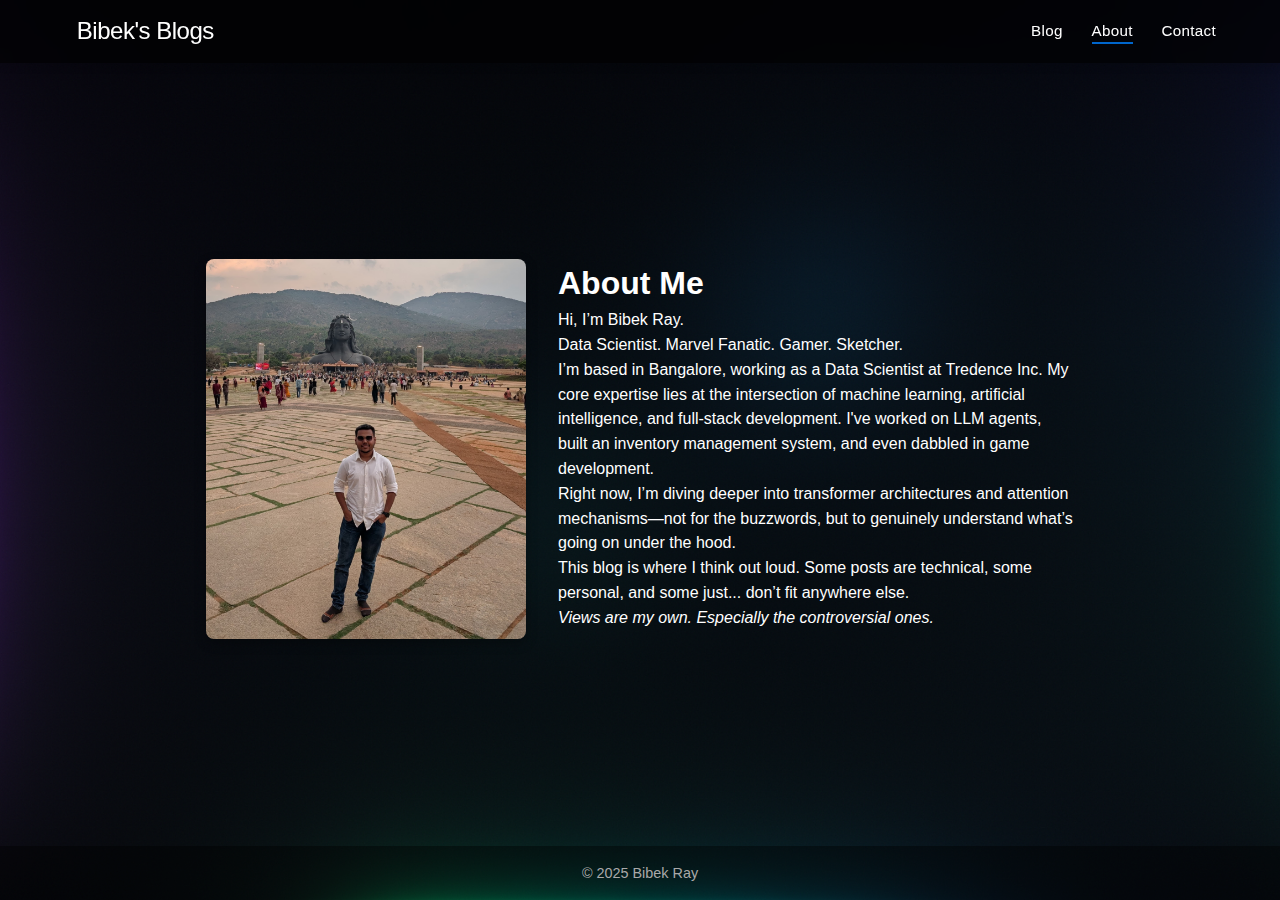
<file: about.html>
<!DOCTYPE html>
<html lang="en">
<head>
  <meta charset="UTF-8" />
  <meta name="viewport" content="width=device-width, initial-scale=1.0"/>
  <title>About</title>
  <link rel="stylesheet" href="styles.css" />
  <style>
    .about-container {
      display: flex;
      align-items: flex-start;
      gap: 2rem;
      flex-wrap: wrap;
      max-width: 900px;
      margin: auto;
      padding: 2rem 1rem;
    }

    .about-container img {
      width: 320px;
      height: 380px;
      object-fit: cover;
      border-radius: 8px;
      box-shadow: 0 4px 12px rgba(0,0,0,0.3);
    }

    .about-text {
      flex: 1;
      min-width: 250px;
    }

    .about-text p {
      margin-bottom: 1.2rem;
    }

    @media (max-width: 768px) {
      .about-container {
        flex-direction: column;
        align-items: center;
        text-align: center;
      }

      .about-container img {
        width: 90%;
        height: auto;
      }

      .about-text {
        min-width: unset;
        padding: 0 1rem;
      }
    }
  </style>
</head>
<body>
  <nav>
    <div class="nav-container">
      <div class="logo">
        <a href="index.html">Bibek's Blogs</a>
      </div>
      <ul class="nav-links">
        <li><a href="index.html">Blog</a></li>
        <li><a href="about.html" class="active">About</a></li>
        <li><a href="contact.html">Contact</a></li>
      </ul>
    </div>
  </nav>

  <main>
    <div class="about-container">
      <img src="Bibek.jpg" alt="Bibek Ray" />
      <div class="about-text">
        <h1>About Me</h1>
        <p><strong>Hi, I’m Bibek Ray.</strong><br>
          Data Scientist. Marvel Fanatic. Gamer. Sketcher.<br/>
          I’m based in Bangalore, working as a Data Scientist at Tredence Inc. My core expertise lies at the intersection of machine learning, artificial intelligence, and full-stack development. I've worked on LLM agents, built an inventory management system, and even dabbled in game development.<br/>
          Right now, I’m diving deeper into transformer architectures and attention mechanisms—not for the buzzwords, but to genuinely understand what’s going on under the hood.<br/>
          This blog is where I think out loud. Some posts are technical, some personal, and some just... don’t fit anywhere else.<br/>
          <em>Views are my own. Especially the controversial ones.</em></p>
      </div>
    </div>
  </main>

  <footer style="text-align:center; padding: 1rem;">&copy; 2025 Bibek Ray</footer>
</body>
</html>
</file>
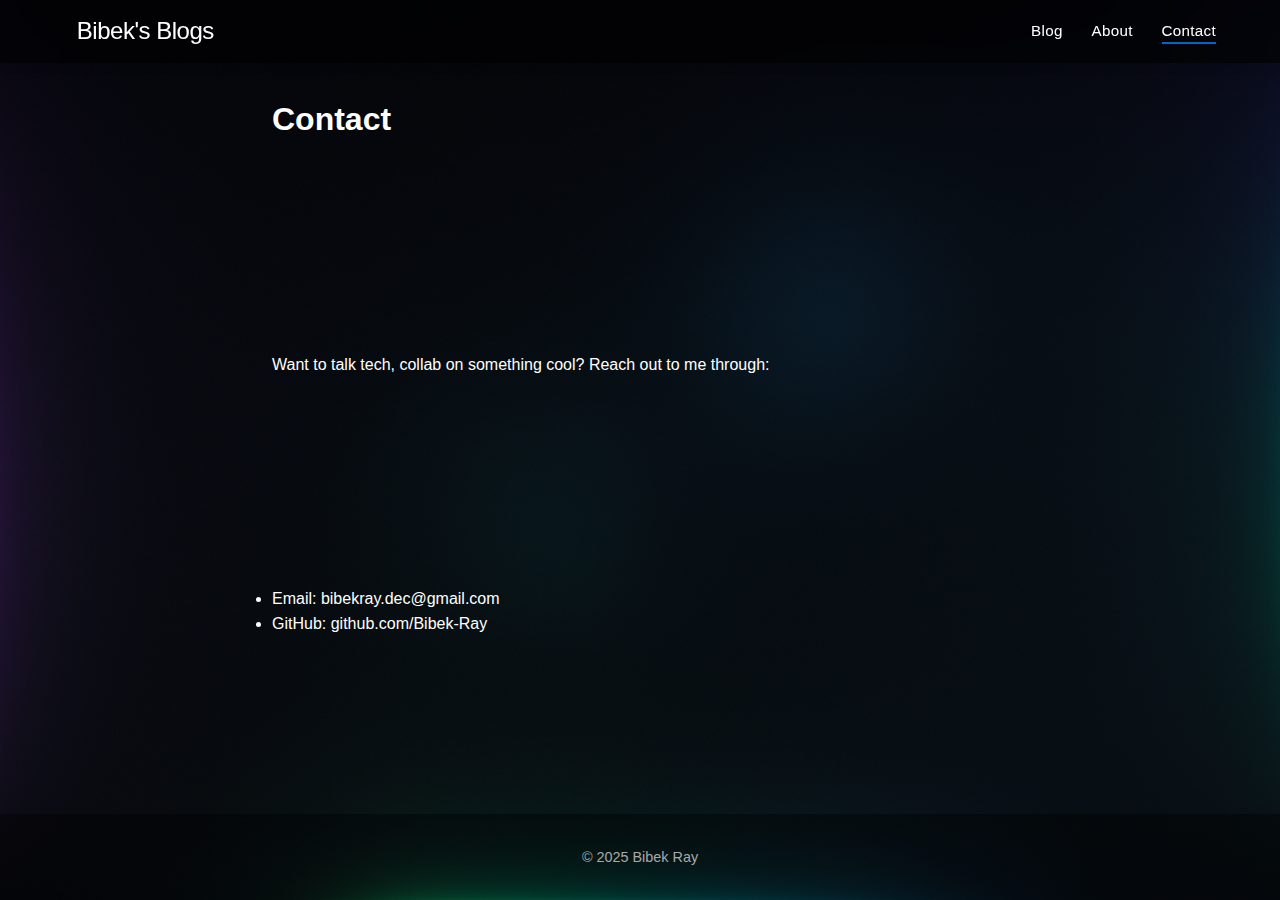
<file: contact.html>
<!DOCTYPE html>
<html lang="en">
<head>
  <meta charset="UTF-8" />
  <meta name="viewport" content="width=device-width, initial-scale=1.0"/>
  <title>Contact</title>
  <link rel="stylesheet" href="styles.css" />
</head>
<body>
  <nav>
    <div class="nav-container">
      <div class="logo">
        <a href="index.html">Bibek's Blogs</a>
      </div>
      <ul class="nav-links">
        <li><a href="index.html">Blog</a></li>
        <li><a href="about.html">About</a></li>
        <li><a href="contact.html" class="active">Contact</a></li>
      </ul>
    </div>
  </nav>

  <main style="padding: 2rem; max-width: 800px;">
    <h1>Contact</h1>
    <p>Want to talk tech, collab on something cool? Reach out to me through:</p>
    <ul>
      <li>Email: <a href="mailto:bibekray.dec@gmail.com">bibekray.dec@gmail.com</a></li>
      <li>GitHub: <a href="https://github.com/Bibek-Ray" target="_blank">github.com/Bibek-Ray</a></li>
    </ul>
  </main>

  <footer>&copy; 2025 Bibek Ray</footer>
</body>
</html>
</file>
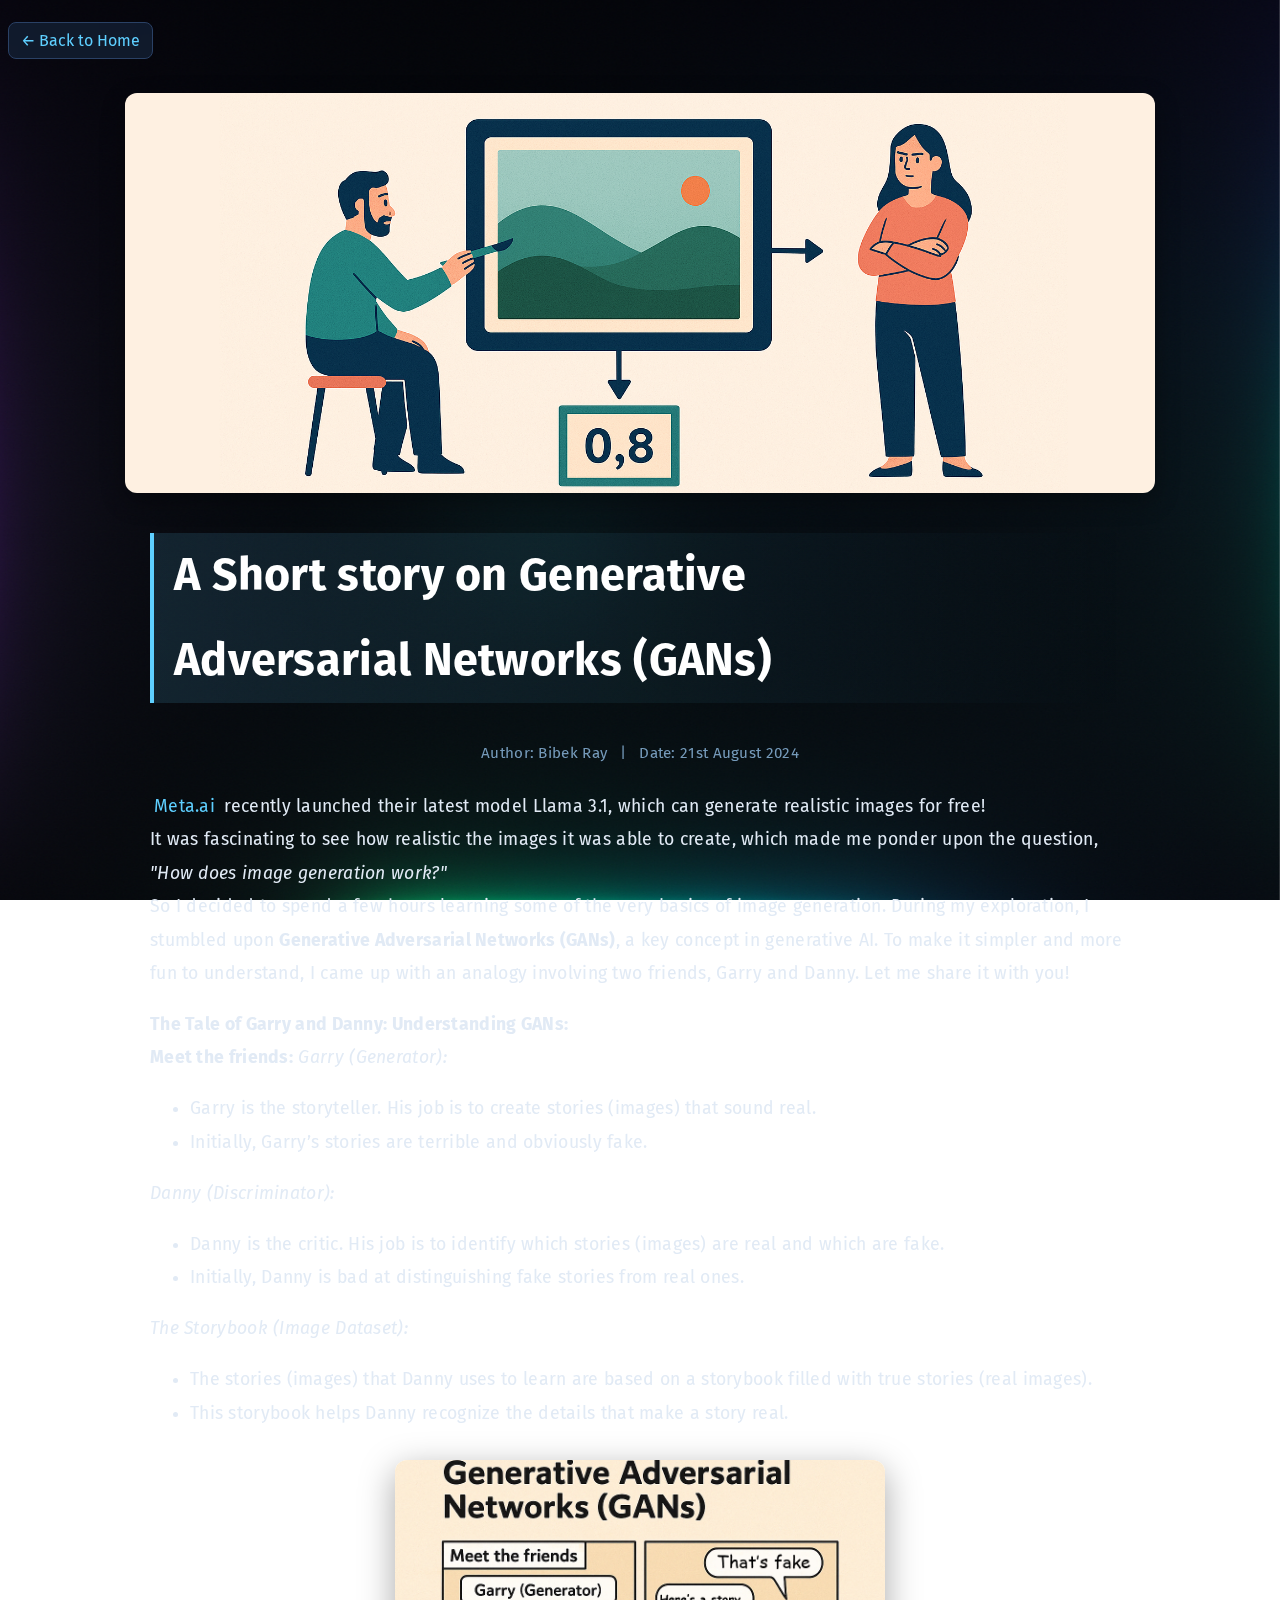
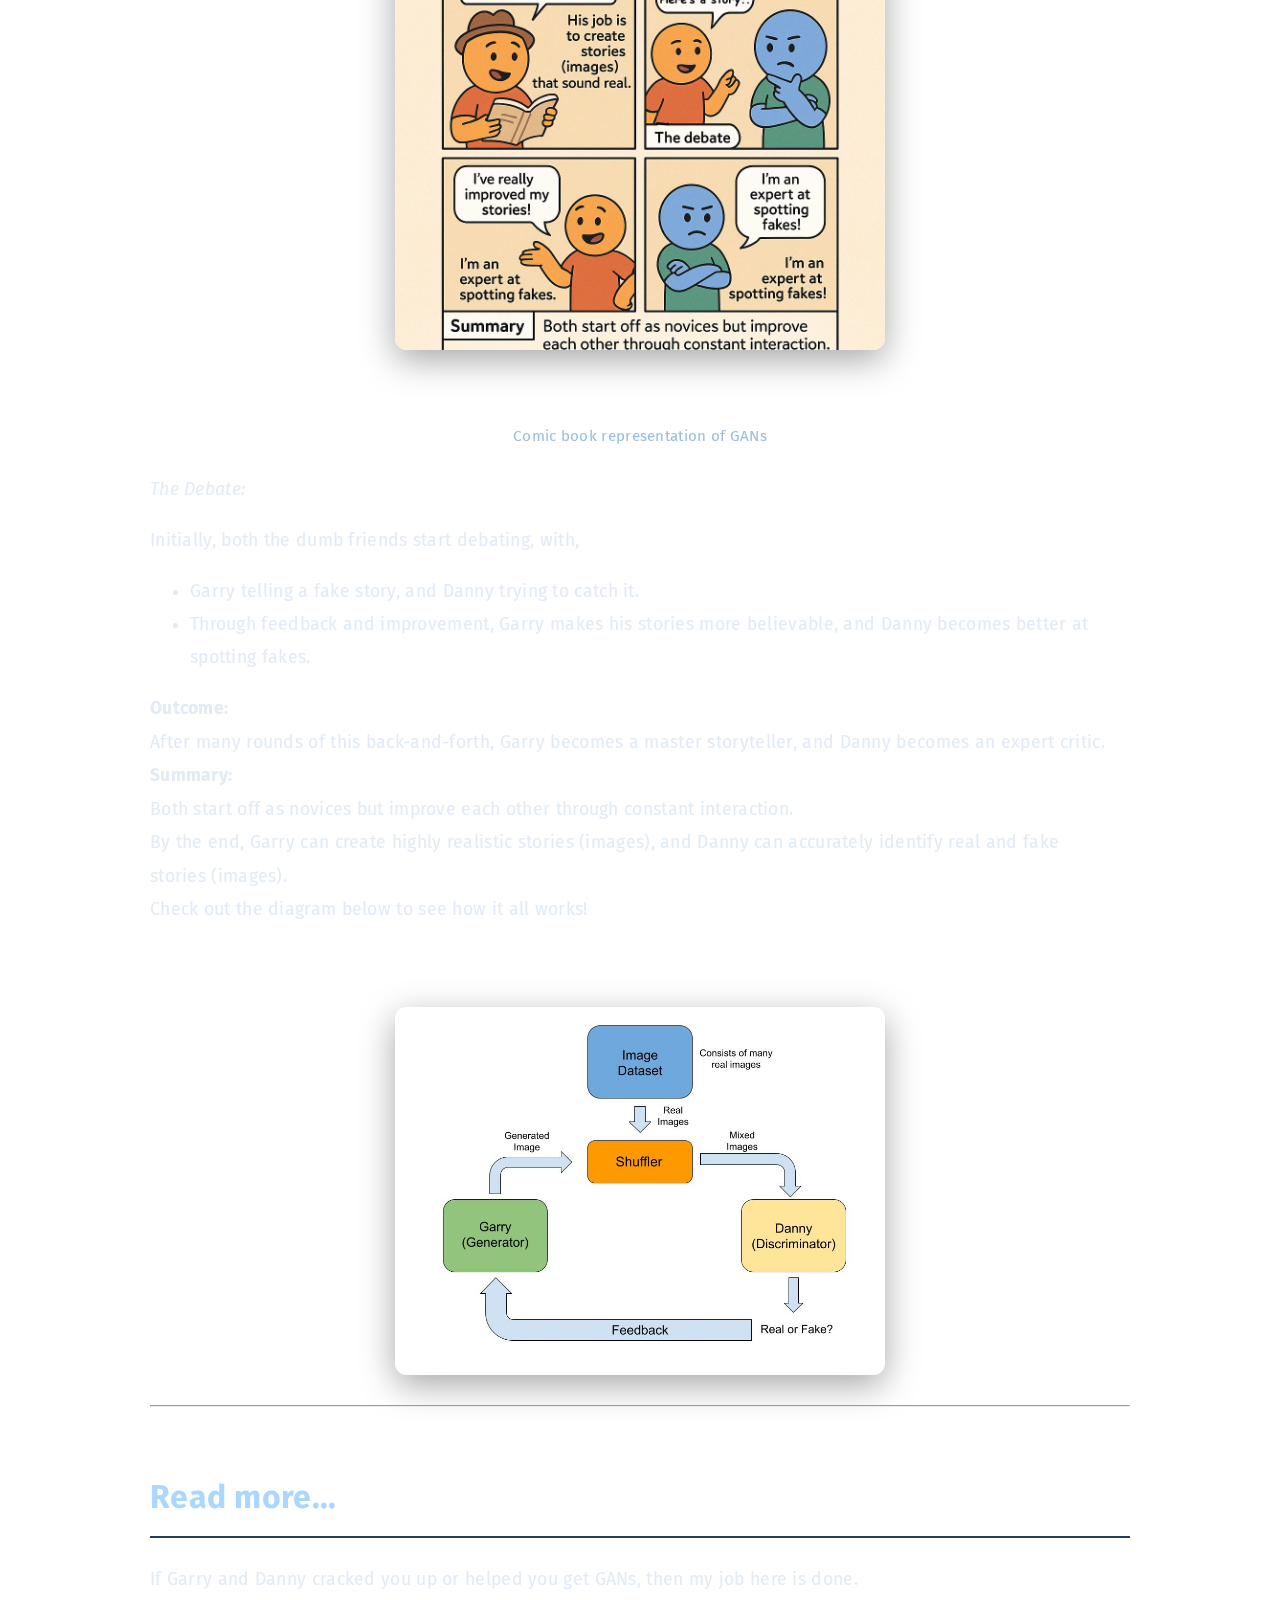
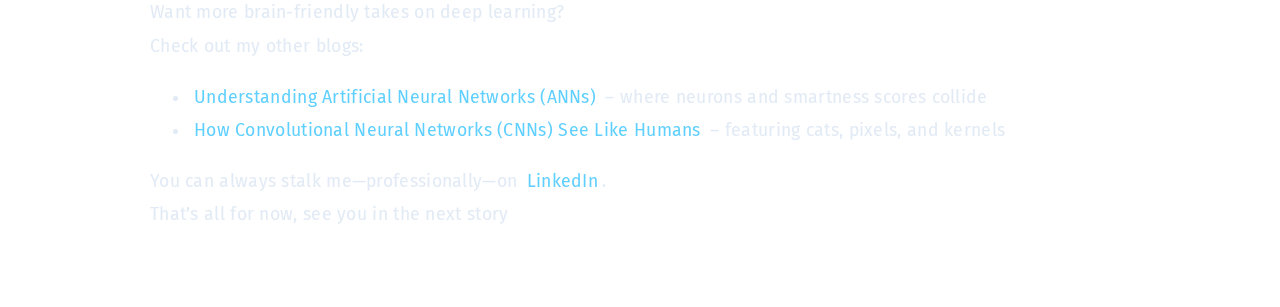
<file: posts/gan.html>
<!DOCTYPE html>
<html lang="en">
<head>
  <meta charset="UTF-8">
  <meta name="viewport" content="width=device-width, initial-scale=1.0">
  <title>A Short story on Generative Adversarial Networks (GANs)</title>
  <link href="https://fonts.googleapis.com/css2?family=Fira+Sans:wght@400;600;700&family=JetBrains+Mono&display=swap" rel="stylesheet">
  <link rel="stylesheet" href="styles.css">
</head>
<body>
    <a href="../index.html" class="back-home">← Back to Home</a>
    <section>
        <div class="cover-image">
            <img src="./gan assets/img4.png" class="cover-art" alt="Neural Network Cover Art">
          </div>
          <h1>A Short story on Generative Adversarial Networks (GANs)</h1>
          <p class="meta">Author: Bibek Ray &nbsp;&nbsp;|&nbsp;&nbsp; Date: 21st August 2024</p>
          <p><a href="http://Meta.ai">Meta.ai</a> recently launched their latest model Llama 3.1, which can generate realistic images for free!<br/>
            It was fascinating to see how realistic the images it was able to create, which made me ponder upon the question, <em>"How does image generation work?"</em><br/>
            So I decided to spend a few hours learning some of the very basics of image generation. During my exploration, I stumbled upon <strong>Generative Adversarial Networks (GANs)</strong>, a key concept in generative AI. To make it simpler and more fun to understand, I came up with an analogy involving two friends, Garry and Danny. Let me share it with you!</p>
          <p><strong>The Tale of Garry and Danny: Understanding GANs:</strong><br/>
            <strong>Meet the friends:</strong>
            <em>Garry (Generator):</em><br/>
            <ul>
                <li>Garry is the storyteller. His job is to create stories (images) that sound real.</li>
                <li>Initially, Garry’s stories are terrible and obviously fake.</li>
            </ul>
            <em>Danny (Discriminator):</em><br/>
            <ul>
                <li>Danny is the critic. His job is to identify which stories (images) are real and which are fake.</li>
                <li>Initially, Danny is bad at distinguishing fake stories from real ones.</li>
            </ul>
            <em>The Storybook (Image Dataset):</em><br/>
            <ul>
                <li>The stories (images) that Danny uses to learn are based on a storybook filled with true stories (real images).</li>
                <li>This storybook helps Danny recognize the details that make a story real.</li>
            </ul>
            </p>
            <img src="./gan assets/GAN.png"><br/>
            <p class="meta">Comic book representation of GANs</p>
            <em>The Debate:</em><br/>
            <p>Initially, both the dumb friends start debating, with,<br/>
                <ul>
                    <li>Garry telling a fake story, and Danny trying to catch it.</li>
                    <li>Through feedback and improvement, Garry makes his stories more believable, and Danny becomes better at spotting fakes.</li>
                </ul>
                <strong>Outcome:</strong><br/>
                After many rounds of this back-and-forth, Garry becomes a master storyteller, and Danny becomes an expert critic.<br/>
                <strong>Summary:</strong><br/>
                Both start off as novices but improve each other through constant interaction.<br/>
                By the end, Garry can create highly realistic stories (images), and Danny can accurately identify real and fake stories (images).<br/>
                Check out the diagram below to see how it all works!
            </p><br/>
            <img src="./gan assets/image.png">
            <hr>
            <h2>Read more...</h2>
<p>
    If Garry and Danny cracked you up or helped you get GANs, then my job here is done.<br/>
    Want more brain-friendly takes on deep learning?<br/>
    Check out my other blogs:
    <ul>
        <li><a href="ann.html">Understanding Artificial Neural Networks (ANNs)</a> – where neurons and smartness scores collide</li>
        <li><a href="cnn.html">How Convolutional Neural Networks (CNNs) See Like Humans</a> – featuring cats, pixels, and kernels</li>
    </ul>
    You can always stalk me—professionally—on <a href="https://www.linkedin.com/in/bibek-ray-061727220/" target="_blank">LinkedIn</a>.<br/>
    That’s all for now, see you in the next story
</p>

    
        </section>
        <div id="progressBar" aria-hidden="true"></div> <!-- optional -->
<button id="backToTop" aria-label="Back to top" title="Back to top">↑</button>
<script>
  (function(){
    const btn = document.getElementById('backToTop');
    const bar = document.getElementById('progressBar');

    const onScroll = () => {
      const y = window.scrollY || document.documentElement.scrollTop;
      const max = document.documentElement.scrollHeight - window.innerHeight;
      // Show button after 600px
      if (y > 600) btn.classList.add('show'); else btn.classList.remove('show');
      // Progress bar (optional)
      if (bar) bar.style.width = Math.max(0, Math.min(1, y / max)) * 100 + '%';
    };

    btn.addEventListener('click', () => {
      const reduce = window.matchMedia('(prefers-reduced-motion: reduce)').matches;
      window.scrollTo({ top: 0, behavior: reduce ? 'auto' : 'smooth' });
    });

    document.addEventListener('scroll', onScroll, { passive: true });
    onScroll(); // init
  })();
</script>

</body>
</html>
</file>
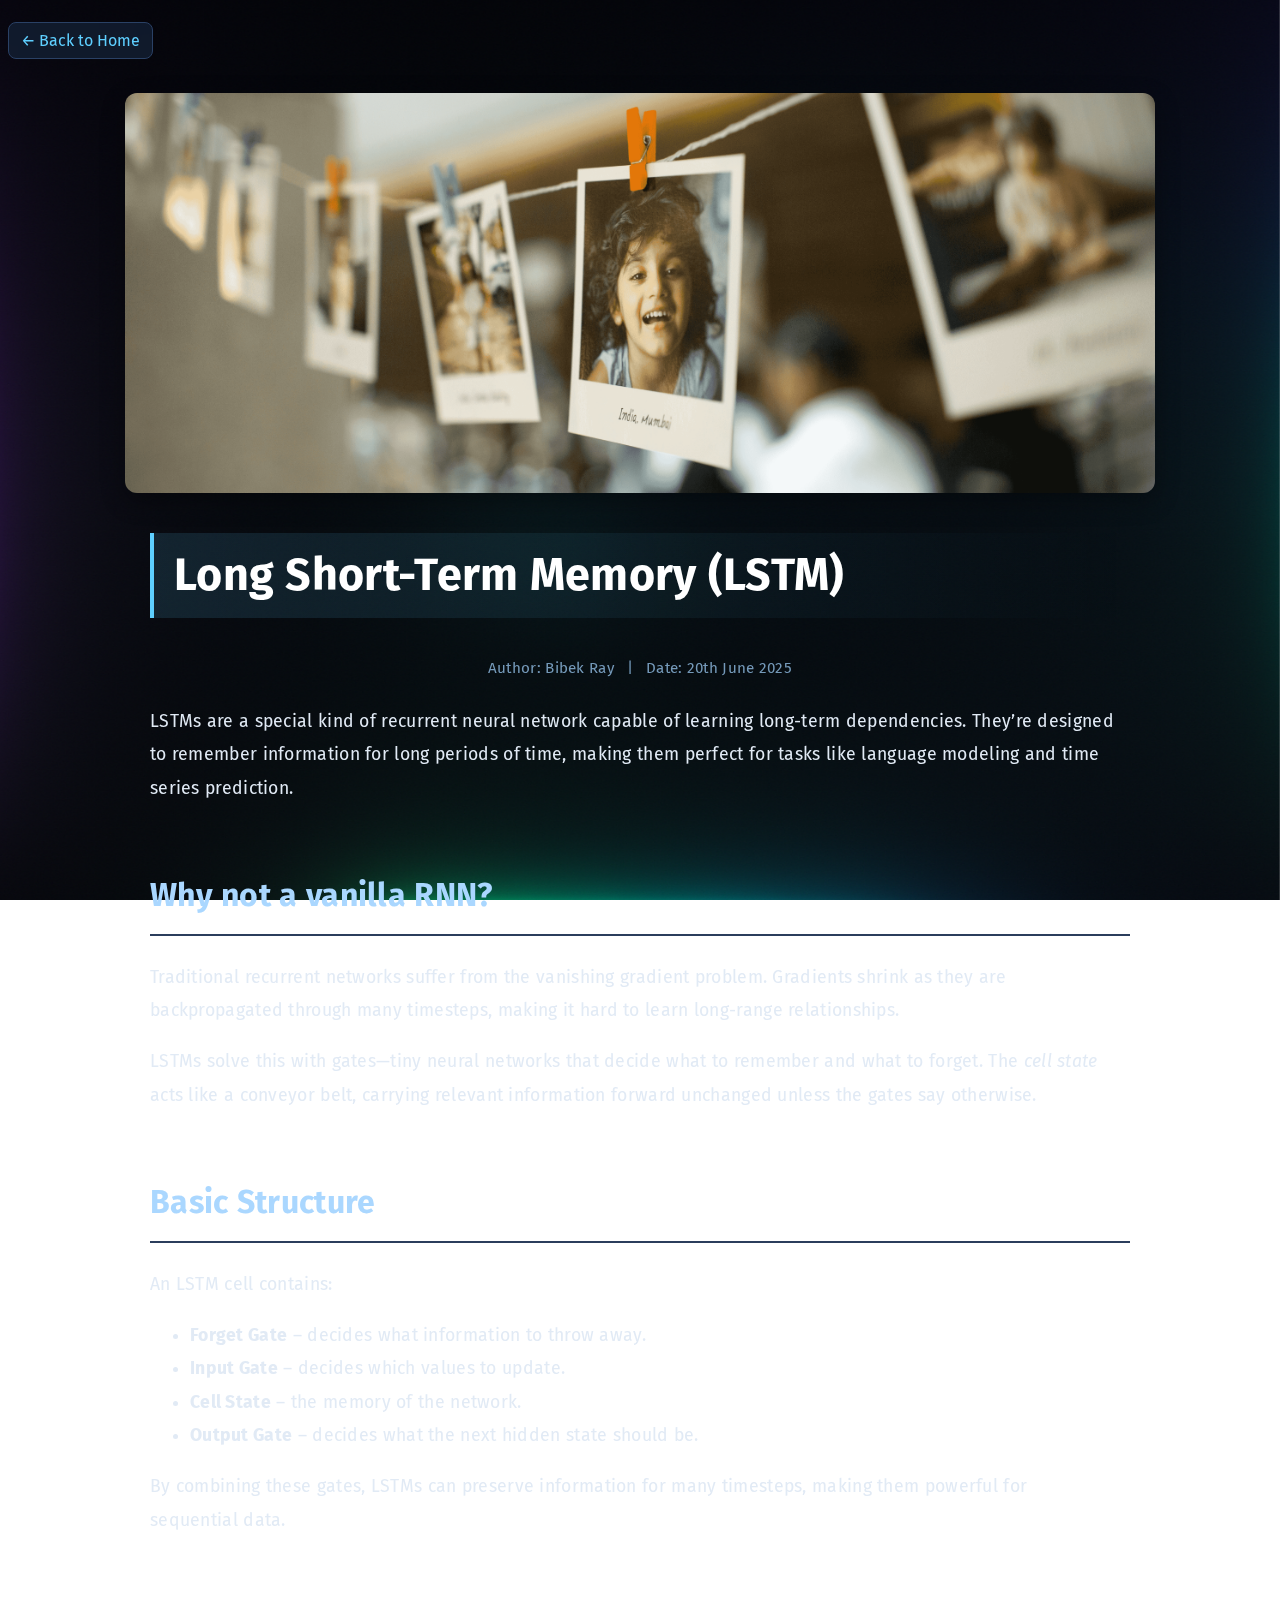
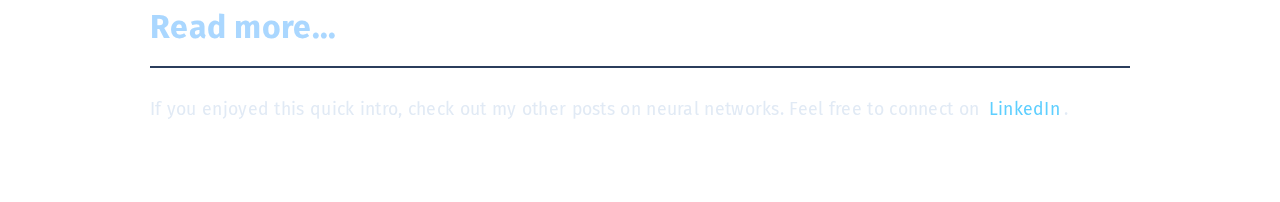
<file: posts/lstm.html>
<!DOCTYPE html>
<html lang="en">
<head>
  <meta charset="UTF-8">
  <meta name="viewport" content="width=device-width, initial-scale=1.0">
  <title>Long Short-Term Memory (LSTM)</title>
  <link href="https://fonts.googleapis.com/css2?family=Fira+Sans:wght@400;600;700&family=JetBrains+Mono&display=swap" rel="stylesheet">
  <link rel="stylesheet" href="styles.css">
</head>
<body>
  <a href="../index.html" class="back-home">← Back to Home</a>
  <section>
    <div class="cover-image">
      <img src="../img3.png" class="cover-art" alt="LSTM Cover Art">
    </div>
    <h1>Long Short-Term Memory (LSTM)</h1>
    <p class="meta">Author: Bibek Ray &nbsp;&nbsp;|&nbsp;&nbsp; Date: 20th June 2025</p>

    <p>LSTMs are a special kind of recurrent neural network capable of learning long-term dependencies. They’re designed to remember information for long periods of time, making them perfect for tasks like language modeling and time series prediction.</p>

    <h2>Why not a vanilla RNN?</h2>
    <p>Traditional recurrent networks suffer from the vanishing gradient problem. Gradients shrink as they are backpropagated through many timesteps, making it hard to learn long-range relationships.</p>
    <p>LSTMs solve this with gates—tiny neural networks that decide what to remember and what to forget. The <em>cell state</em> acts like a conveyor belt, carrying relevant information forward unchanged unless the gates say otherwise.</p>

    <h2>Basic Structure</h2>
    <p>An LSTM cell contains:</p>
    <ul>
      <li><strong>Forget Gate</strong> – decides what information to throw away.</li>
      <li><strong>Input Gate</strong> – decides which values to update.</li>
      <li><strong>Cell State</strong> – the memory of the network.</li>
      <li><strong>Output Gate</strong> – decides what the next hidden state should be.</li>
    </ul>
    <p>By combining these gates, LSTMs can preserve information for many timesteps, making them powerful for sequential data.</p>

    <h2>Read more...</h2>
    <p>If you enjoyed this quick intro, check out my other posts on neural networks. Feel free to connect on <a href="https://www.linkedin.com/in/bibek-ray-061727220/" target="_blank">LinkedIn</a>.</p>
  </section>
  <div id="progressBar" aria-hidden="true"></div> <!-- optional -->
<button id="backToTop" aria-label="Back to top" title="Back to top">↑</button>
<script>
  (function(){
    const btn = document.getElementById('backToTop');
    const bar = document.getElementById('progressBar');

    const onScroll = () => {
      const y = window.scrollY || document.documentElement.scrollTop;
      const max = document.documentElement.scrollHeight - window.innerHeight;
      // Show button after 600px
      if (y > 600) btn.classList.add('show'); else btn.classList.remove('show');
      // Progress bar (optional)
      if (bar) bar.style.width = Math.max(0, Math.min(1, y / max)) * 100 + '%';
    };

    btn.addEventListener('click', () => {
      const reduce = window.matchMedia('(prefers-reduced-motion: reduce)').matches;
      window.scrollTo({ top: 0, behavior: reduce ? 'auto' : 'smooth' });
    });

    document.addEventListener('scroll', onScroll, { passive: true });
    onScroll(); // init
  })();
</script>
</body>
</html>
</file>
<file: styles.css>
*,
*::before,
*::after {
    margin: 0;
    padding: 0;
    box-sizing: border-box;
}

:root {
    --bg: #fafafa;
    --card-bg: #fff;
    --primary: #0066cc;
    --secondary: #4da6ff;
    --text-main: #333;
    --text-light: #ffffff;
    --text-muted: #a9a9a9;
    --radius: 14px;
    --shadow: 0 6px 20px rgba(0, 0, 0, .08);
    --transition: all 0.3s ease;
    --font-primary: 'Inter', 'Helvetica Neue', Arial, sans-serif;
}

body {
    font-family: var(--font-primary);
    font-weight: 300;
    background: url("/posts/ann assets/bg.png");
    background-attachment: fixed;
    background-position: center;
    background-repeat: no-repeat;
    background-size: cover;
    color: var(--text-light);
    line-height: 1.55;
    min-height: 100vh;
    display: flex;
    flex-direction: column;
}

a {
    text-decoration: none;
    color: inherit;
    transition: var(--transition);
}

/* Navbar styles */
nav {
    background-color: rgba(0, 0, 0, 0.6);
    backdrop-filter: blur(8px);
    position: sticky;
    top: 0;
    z-index: 1000;
    box-shadow: 0 2px 10px rgba(0, 0, 0, 0.1);
}

.nav-container {
    max-width: 1200px;
    margin: 0 auto;
    padding: 0.8rem 1.5rem;
    display: flex;
    justify-content: space-between;
    align-items: center;
}

.logo a {
    font-size: 1.5rem;
    font-weight: 500;
    letter-spacing: -0.02em;
    color: var(--text-light);
    padding: 0.4rem 0.8rem;
    border-radius: 8px;
}

.nav-links {
    display: flex;
    list-style: none;
    gap: 1.8rem;
}

.nav-links li a {
    font-size: 0.95rem;
    font-weight: 400;
    padding: 0.3rem 0;
    position: relative;
    letter-spacing: 0.02em;
}

.nav-links li a::after {
    content: '';
    position: absolute;
    width: 0;
    height: 2px;
    bottom: 0;
    left: 0;
    background-color: var(--primary);
    transition: var(--transition);
}

.nav-links li a:hover::after,
.nav-links li a.active::after {
    width: 100%;
}

header {
    text-align: center;
    padding: 1.5rem 1rem 3rem;
}

header p {
    color: var(--secondary);
    font-size: 1.2rem;
    font-weight: 300;
    letter-spacing: 0.01em;
}

main {
    width: min(1200px, 92%);
    margin-inline: auto;
    display: grid;
    gap: 4rem;
    padding: 3rem;
    flex: 1;
}

section h2 {
    font-size: 1.8rem;
    font-weight: 500;
    margin-bottom: 1.5rem;
    color: var(--text-light);
    position: relative;
    display: inline-block;
    letter-spacing: -0.02em;
}

section h2::after {
    content: "";
    position: absolute;
    left: 0;
    bottom: -6px;
    width: 60px;
    height: 3px;
    background: var(--primary);
    border-radius: 1px;
}

.grid {
    display: grid;
    grid-template-columns: repeat(auto-fill, minmax(300px, 1fr));
    gap: 2rem;
}

.card {
    background: rgba(40, 40, 40, 0.7);
    border-radius: var(--radius);
    overflow: hidden;
    box-shadow: var(--shadow);
    display: flex;
    flex-direction: column;
    transition: transform .3s ease, box-shadow .3s ease;
    border: 1px solid rgba(255, 255, 255, 0.1);
}

.card:hover {
    transform: translateY(-8px);
    box-shadow: 0 15px 30px rgba(0, 0, 0, 0.2);
    border: 1px solid rgba(255, 255, 255, 0.2);
}

.card img {
    width: 100%;
    aspect-ratio: 16/9;
    object-fit: cover;
}

.card-content {
    padding: 1.5rem;
    flex: 1 1 auto;
    display: flex;
    flex-direction: column;
}

.card-content h3 {
    font-size: 1.3rem;
    font-weight: 500;
    margin-bottom: 0.75rem;
    line-height: 1.4;
    color: var(--text-light);
    letter-spacing: -0.01em;
}

.card-content p {
    color: var(--text-muted);
    font-size: 1rem;
    font-weight: 300;
}

footer {
    text-align: center;
    padding: 2rem 1rem;
    font-size: 0.9rem;
    font-weight: 300;
    color: var(--text-muted);
    background-color: rgba(0, 0, 0, 0.4);
}

/* Font import */
@import url('https://fonts.googleapis.com/css2?family=Inter:wght@300;400;500;600&display=swap');

/* Responsive styles */
@media (max-width: 768px) {
    .grid {
        grid-template-columns: repeat(auto-fill, minmax(250px, 1fr));
        gap: 1.5rem;
    }
    
    .nav-container {
        flex-direction: column;
        gap: 1rem;
    }
    
    .nav-links {
        gap: 1.2rem;
    }
}
</file>
<file: posts/styles.css>
/* GLOBAL STYLING */
body {
  font-family: 'Fira Sans', sans-serif;
  background: none !important;
  overflow-x: hidden;
  animation: fadeIn 0.8s ease-out;
}
body::before {
  content: "";
  position: fixed;
  top: 0;
  left: 0;
  width: 100vw;
  height: 100vh;
  background: url('./ann assets/bg.png') center center / cover no-repeat;
  z-index: -1;
  pointer-events: none;
  will-change: transform;
}
section{
  color: #e1eaf5;
  padding: 50px 25px;
  max-width: 950px;
  margin: auto;
  line-height: 2.0;
  font-size: 1.1rem;
  letter-spacing: 0.3px;
}
/* COVER IMAGE */
.cover-image {
margin: -30px -25px 40px;
border-radius: 12px;
overflow: hidden;
box-shadow: 0 8px 25px rgba(0,0,0,0.3);
position: relative;
}

.cover-image img {
width: 100%;
height: auto;
max-height: 400px;
object-fit: cover;
margin: 0;
border-radius: 0;
transition: transform 0.3s ease;
}

.cover-image:hover img {
transform: scale(1.02);
}

@media (max-width: 768px) {
.cover-image {
margin: -15px -15px 30px;
}
}

/* HEADINGS */
h1, h2, h3 {
  font-weight: 700;
  color: #ffffff;
  position: relative;
}

h1 {
  font-size: 2.8rem;
  padding-left: 20px;
  margin-bottom: 0.8em;
  border-left: 4px solid #5ecfff;
  background: linear-gradient(90deg, #5ecfff22 0%, transparent 100%);
}

h2 {
  font-size: 2rem;
  margin-top: 60px;
  margin-bottom: 25px;
  color: #aad7ff;
  padding-bottom: 8px;
  border-bottom: 2px solid #2b3d5c;
}

h3 {
  font-size: 1.4rem;
  margin-top: 40px;
  color: #7fc7ff;
}

.two-column-image{
  display: flex;
}

/* META */
.meta {
  font-size: 0.95rem;
  color: #89b3d8;
  margin-top: -12px;
  margin-bottom: 45px;
  display: block;
  font-style: italic;
}

span{
  color: rgb(49, 108, 236);
}

/* LINKS */
a {
  color: #5ecfff;
  text-decoration: none;
  background-image: linear-gradient(#5ecfff33, #5ecfff33);
  background-repeat: no-repeat;
  background-size: 0% 100%;
  transition: all 0.3s ease;
  padding: 2px 4px;
  border-radius: 3px;
}

a:hover {
  background-size: 100% 100%;
  color: #d3f2ff;
}

/* TABLES */
table {
  width: 100%;
  margin: 30px 0;
  border-collapse: collapse;
  background: #19283f46;
  border-radius: 8px;
  overflow: hidden;
  box-shadow: 0 4px 20px rgba(0,0,0,0.3);
}

th, td {
  padding: 16px 20px;
  border-bottom: 1px solid #2b3d5c67;
  color: #e0f2ff;
  text-align: left;
  transition: background 0.2s ease;
}

tr:hover td {
  background: #1f304a;
}

th {
  background-color: #1a2c45a6;
  color: #67d1ff;
  font-weight: 600;
  text-transform: uppercase;
  font-size: 0.9rem;
  letter-spacing: 0.5px;
}

@media (max-width: 768px) {
table {
display: block;
overflow-x: auto;
-webkit-overflow-scrolling: touch;
}
}

/* CODE */
code {
  font-family: 'JetBrains Mono', monospace;
  background-color: #182a42;
  color: #00e0ff;
  padding: 3px 8px;
  border-radius: 4px;
  font-size: 0.95rem;
  border: 1px solid #2b3d5c;
  transition: all 0.2s ease;
}

code:hover {
  background-color: #1a304d;
  transform: translateY(-1px);
}

/* BLOCKQUOTES */
blockquote {
  background: #1b2f4a6d;
  padding: 20px 25px;
  border-left: 4px solid #5ecfff;
  margin: 30px 0;
  border-radius: 6px;
  color: #cde8ff;
  position: relative;
  box-shadow: inset 0 0 15px rgba(0,0,0,0.2);
}

blockquote::before {
  position: absolute;
  left: 10px;
  top: -10px;
  color: #5ecfff;
  font-size: 3rem;
  font-family: serif;
  opacity: 0.3;
}

/* IMAGES */
img {
max-width: 100%;
width: 100%;
height: auto;
border-radius: 12px;
margin: 30px 0;
display: block;
box-shadow: 0 8px 25px rgba(0,0,0,0.3);
transition: transform 0.3s ease;
}
@media (min-width: 769px) {
img:not(.cover-art) {
width: 50%;
max-width: 800px;
margin-left: auto;
margin-right: auto;
}
}


img:hover {
  transform: translateY(-3px);
}

/* ANIMATIONS */
@keyframes fadeIn {
  from { opacity: 0; transform: translateY(20px); }
  to { opacity: 1; transform: translateY(0); }
}

body {
  animation: fadeIn 0.8s ease-out;
}

/* RESPONSIVE */

@media (max-width: 768px) {
body {
padding: 20px 15px;
font-size: 0.9rem;
line-height: 1.6;
}

h1 {
font-size: 1.8rem;
padding-left: 15px;
margin-bottom: 0.6em;
}

h2 {
font-size: 1.4rem;
margin-top: 40px;
margin-bottom: 20px;
}

h3 {
font-size: 1.2rem;
margin-top: 30px;
}

.cover-image {
margin: -15px -15px 25px;
}

table {
font-size: 0.85rem;
}

th, td {
padding: 12px 15px;
}

img {
margin: 20px 0;
}

iframe {
width: 100% !important;
height: 300px !important;
}

blockquote {
padding: 15px 20px;
margin: 20px 0;
overflow-x: auto;
}
}

/* MATH EQUATIONS */
.MathJax {
  color: #8dd3ff !important;
  font-size: 1.1em;
}

mjx-container {
  overflow-x: auto;
  overflow-y: hidden;
}

/* SPECIAL EFFECTS */
.highlight {
  position: relative;
}

.highlight::after {
  content: "";
  position: absolute;
  bottom: -2px;
  left: 0;
  width: 100%;
  height: 2px;
  background: linear-gradient(90deg, #5ecfff, transparent);
  opacity: 0.3;
}

/* ---------- Readability & Typography ---------- */
:root{
  --maxw: 980px;
  --shadow-strong: 0 10px 35px rgba(0,0,0,.35);
}

html { scroll-behavior: smooth; }

body {
  -webkit-font-smoothing: antialiased;
  -moz-osx-font-smoothing: grayscale;
  text-rendering: optimizeLegibility;
  background-color: #0b1626; /* subtle safety under bg image */
}


/* Slightly narrower measure for comfy reading */
section{
  max-width: var(--maxw);
  line-height: 1.9;
  text-wrap: pretty;
}

/* Headings balance & anchor space */
h1, h2, h3 { text-wrap: balance; scroll-margin-top: 90px; }

/* Make inline <span> highlight color accessible on dark bg */
span { color: #76b6ff; }

/* ---------- Links: visible focus + subtle underline ---------- */
a{
  text-decoration-thickness: .08em;
  text-underline-offset: .18em;
  outline: none;
}
a:focus-visible{
  box-shadow: 0 0 0 3px rgba(94,207,255,.35);
}

/* ---------- Images & captions ---------- */
img{
  box-shadow: var(--shadow-strong);
}
.meta{
  margin-top: 8px; margin-bottom: 22px;
  text-align: center; font-style: normal; opacity:.85;
}

/* Two-column image layout that wraps nicely */
.two-column-image{
  display:grid; gap: 18px;
  grid-template-columns: repeat(2, minmax(0,1fr));
}
@media (max-width: 920px){
  .two-column-image{ grid-template-columns: 1fr; }
}

/* ---------- Tables: better mobile & zebra ---------- */
table { border: 1px solid #23344f; }
tbody tr:nth-child(odd) td { background: #17253a; }
table:focus-within { box-shadow: 0 0 0 3px rgba(94,207,255,.2); }

@media (max-width: 768px){
  table { font-size: .92rem; }
  th, td { padding: 14px 14px; }
}

/* ---------- Code blocks & Math ---------- */
pre, code{
  overflow-x: auto;
  -webkit-overflow-scrolling: touch;
}
mjx-container { padding-bottom: 6px; }

/* ---------- Reduced motion respect ---------- */
@media (prefers-reduced-motion: reduce){
  * { animation: none !important; transition: none !important; }
}

/* ---------- Back to Top Button ---------- */
#backToTop{
  position: fixed;
  right: 22px; bottom: 24px;
  display: inline-flex; align-items:center; justify-content:center;
  width: 46px; height: 46px; border-radius: 999px;
  background: linear-gradient(180deg,#1f3352,#15253c);
  color: #dff3ff; border: 1px solid #2a4165;
  box-shadow: 0 10px 30px rgba(0,0,0,.35);
  opacity: 0; visibility: hidden; transform: translateY(10px);
  transition: opacity .2s ease, transform .2s ease, visibility .2s;
  cursor: pointer; z-index: 9999;
}
#backToTop:hover { filter: brightness(1.15); }
#backToTop.show{ opacity: 1; visibility: visible; transform: translateY(0); }
#backToTop:focus-visible{ box-shadow: 0 0 0 4px rgba(94,207,255,.35); }

/* ---------- Reading Progress Bar (optional) ---------- */
#progressBar{
  position: fixed; top: 0; left: 0; height: 4px; width: 0%;
  background: linear-gradient(90deg,#5ecfff,#7fd0ff);
  box-shadow: 0 2px 10px rgba(94,207,255,.5);
  z-index: 10000;
}
.back-home{
  top: 0; display:inline-block;
  margin: 14px 0; padding: 8px 12px; border-radius: 8px;
  background: rgba(21,37,60,.65); border:1px solid #2a4165;
  backdrop-filter: blur(6px);
}
.back-home:hover{ filter: brightness(1.12); }
.back-home:focus-visible{ box-shadow: 0 0 0 4px rgba(94,207,255,.35); }
</file>
